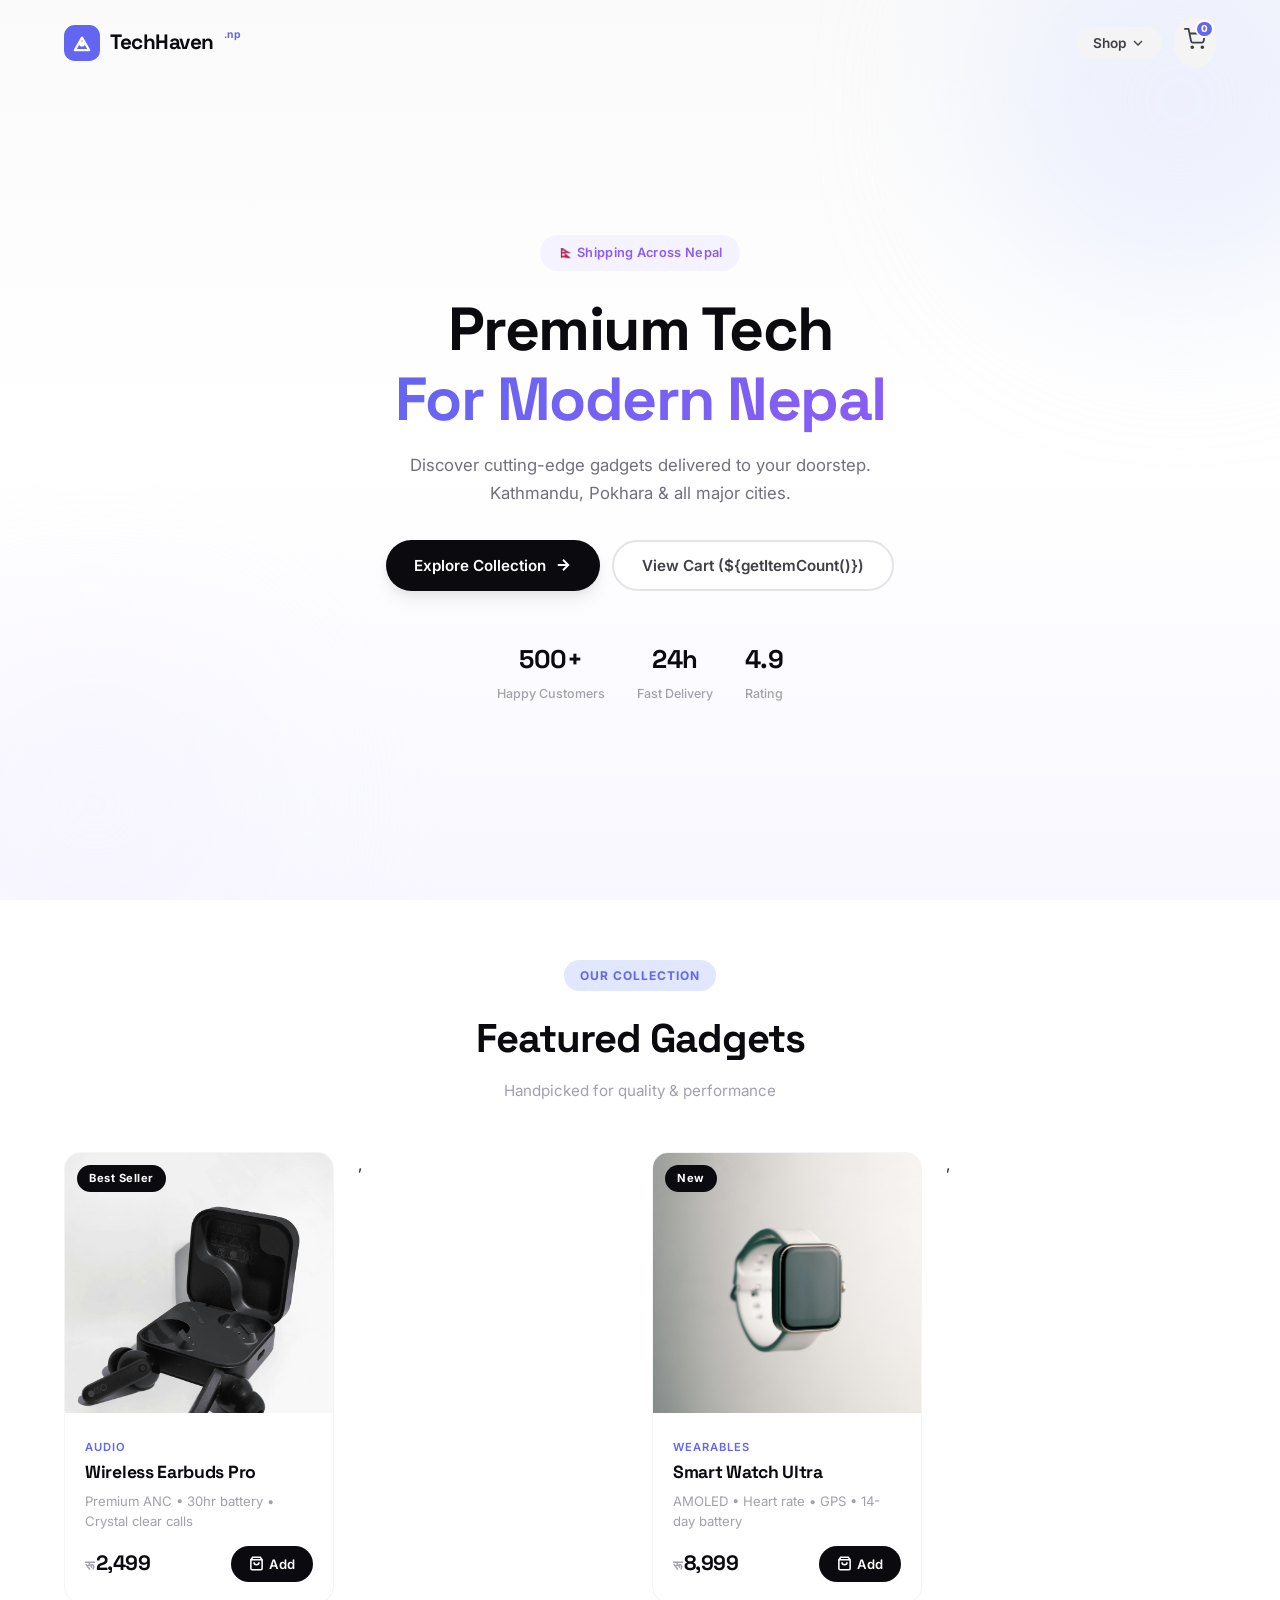
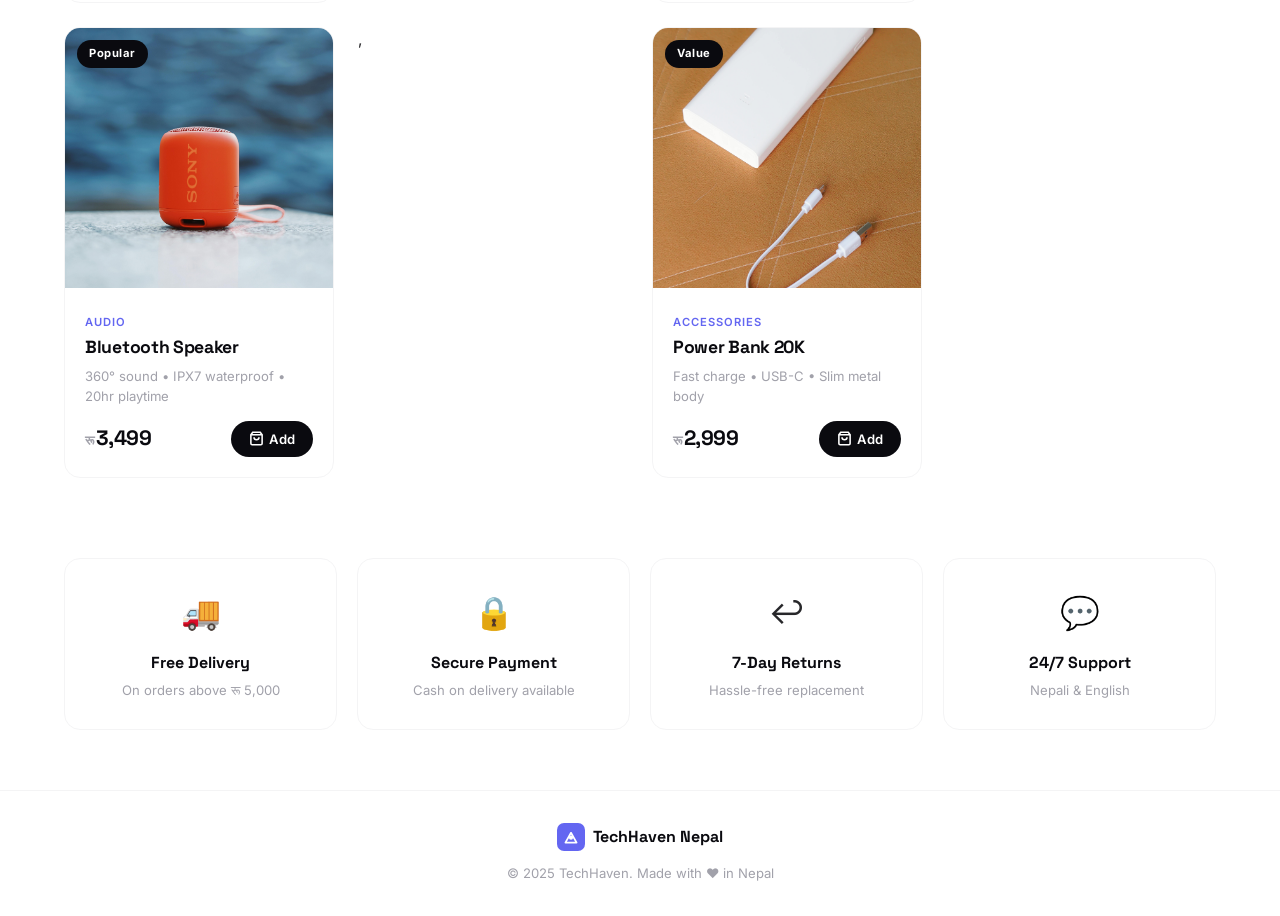
<file: index.html>
<!DOCTYPE html>
<html lang="en">
<head>
    <meta charset="UTF-8">
    <meta name="viewport" content="width=device-width, initial-scale=1.0">
    <title>TechHaven Nepal | Premium Gadgets</title>
    <link rel="preconnect" href="https://fonts.googleapis.com">
    <link rel="preconnect" href="https://fonts.gstatic.com" crossorigin>
    <link href="https://fonts.googleapis.com/css2?family=Inter:wght@300;400;500;600;700;800;900&family=Space+Grotesk:wght@400;500;600;700&display=swap" rel="stylesheet">
    <link rel="stylesheet" href="css/style.css">
</head>
<body>

    <!-- Floating Particles Background -->
    <div class="bg-particles">
        <div class="particle"></div>
        <div class="particle"></div>
        <div class="particle"></div>
        <div class="particle"></div>
        <div class="particle"></div>
        <div class="particle"></div>
    </div>

    <!-- ========== NAVIGATION BAR ========== -->
    <nav class="navbar" id="navbar">
        <div class="nav-container">
            <a href="index.html" class="logo">
                <div class="logo-icon-wrapper">
                    <svg class="logo-svg" viewBox="0 0 40 40" fill="none">
                        <rect width="40" height="40" rx="12" fill="url(#logoGrad)"/>
                        <path d="M12 28L20 14L28 28H12Z" stroke="white" stroke-width="2.5" fill="none" stroke-linejoin="round"/>
                        <circle cx="20" cy="21" r="3" fill="white"/>
                        <defs>
                            <linearGradient id="logoGrad" x1="0" y1="0" x2="40" y2="40">
                                <stop offset="0%" stop-color="#6366f1"/>
                                <stop offset="100%" stop-color="#8b5cf6"/>
                            </linearGradient>
                        </defs>
                    </svg>
                </div>
                <span class="logo-text">TechHaven</span>
                <span class="logo-domain">.np</span>
            </a>
            
            <div class="nav-actions">
                <button class="btn-nav-store" onclick="scrollToProducts()">
                    Shop
                    <svg width="16" height="16" viewBox="0 0 24 24" fill="none" stroke="currentColor" stroke-width="2"><path d="M6 9l6 6 6-6"/></svg>
                </button>
                <div class="cart-icon" id="cartIcon" onclick="toggleCart()">
                    <svg width="22" height="22" viewBox="0 0 24 24" fill="none" stroke="currentColor" stroke-width="2" stroke-linecap="round" stroke-linejoin="round">
                        <circle cx="9" cy="21" r="1"></circle>
                        <circle cx="20" cy="21" r="1"></circle>
                        <path d="M1 1h4l2.68 13.39a2 2 0 0 0 2 1.61h9.72a2 2 0 0 0 2-1.61L23 6H6"></path>
                    </svg>
                    <span class="cart-count" id="cartCount">0</span>
                    <span class="cart-glow"></span>
                </div>
            </div>
        </div>
    </nav>

    <!-- ========== MAIN CONTENT ========== -->
    <main class="main-content">
        
        <!-- Hero Section -->
        <section class="hero">
            <div class="hero-bg-orb orb-1"></div>
            <div class="hero-bg-orb orb-2"></div>
            <div class="hero-content">
                <span class="hero-badge">🇳🇵 Shipping Across Nepal</span>
                <h1 class="hero-title">
                    Premium Tech
                    <span class="hero-highlight">For Modern Nepal</span>
                </h1>
                <p class="hero-subtitle">
                    Discover cutting-edge gadgets delivered to your doorstep. 
                    Kathmandu, Pokhara & all major cities.
                </p>
                <div class="hero-cta">
                    <button class="btn-hero-primary" onclick="scrollToProducts()">
                        Explore Collection
                        <svg width="18" height="18" viewBox="0 0 24 24" fill="none" stroke="currentColor" stroke-width="2.5"><path d="M5 12h14M12 5l7 7-7 7"/></svg>
                    </button>
                    <button class="btn-hero-secondary" onclick="toggleCart()">
                        View Cart (${getItemCount()})
                    </button>
                </div>
                <div class="hero-stats">
                    <div class="stat">
                        <span class="stat-number">500+</span>
                        <span class="stat-label">Happy Customers</span>
                    </div>
                    <div class="stat">
                        <span class="stat-number">24h</span>
                        <span class="stat-label">Fast Delivery</span>
                    </div>
                    <div class="stat">
                        <span class="stat-number">4.9</span>
                        <span class="stat-label">Rating</span>
                    </div>
                </div>
            </div>
        </section>

        <!-- Product Section -->
        <section class="products-section" id="products">
            <div class="section-header">
                <span class="section-badge">Our Collection</span>
                <h2 class="section-title">Featured Gadgets</h2>
                <p class="section-desc">Handpicked for quality & performance</p>
            </div>
            <div class="products-grid" id="productsGrid">
                <!-- Products rendered by JavaScript -->
            </div>
        </section>

        <!-- Features Section -->
        <section class="features-section">
            <div class="feature-card">
                <div class="feature-icon">🚚</div>
                <h3>Free Delivery</h3>
                <p>On orders above रू 5,000</p>
            </div>
            <div class="feature-card">
                <div class="feature-icon">🔒</div>
                <h3>Secure Payment</h3>
                <p>Cash on delivery available</p>
            </div>
            <div class="feature-card">
                <div class="feature-icon">↩️</div>
                <h3>7-Day Returns</h3>
                <p>Hassle-free replacement</p>
            </div>
            <div class="feature-card">
                <div class="feature-icon">💬</div>
                <h3>24/7 Support</h3>
                <p>Nepali & English</p>
            </div>
        </section>
    </main>

    <!-- ========== CART SIDEBAR OVERLAY ========== -->
    <div class="cart-overlay" id="cartOverlay" onclick="toggleCart()"></div>

    <!-- ========== CART SIDEBAR ========== -->
    <aside class="cart-sidebar" id="cartSidebar">
        <div class="cart-header">
            <div class="cart-header-left">
                <span class="cart-header-icon">🛒</span>
                <h3>Your Cart</h3>
                <span class="cart-header-count" id="cartHeaderCount">0 items</span>
            </div>
            <button class="cart-close" onclick="toggleCart()">
                <svg width="20" height="20" viewBox="0 0 24 24" fill="none" stroke="currentColor" stroke-width="2.5"><path d="M18 6L6 18M6 6l12 12"/></svg>
            </button>
        </div>

        <div class="cart-items" id="cartItems">
            <!-- Cart items rendered by JavaScript -->
        </div>

        <div class="cart-empty" id="cartEmpty">
            <div class="cart-empty-icon">🛒</div>
            <p>Your cart is empty</p>
            <span>Add some gadgets to get started!</span>
            <button class="btn-empty-shop" onclick="toggleCart(); scrollToProducts();">Browse Products</button>
        </div>

        <div class="cart-footer" id="cartFooter">
            <div class="cart-promo">
                <svg width="16" height="16" viewBox="0 0 24 24" fill="none" stroke="currentColor" stroke-width="2"><path d="M20.59 13.41l-7.17 7.17a2 2 0 01-2.83 0L2 12V2h10l8.59 8.59a2 2 0 010 2.82z"/><line x1="7" y1="7" x2="7.01" y2="7"/></svg>
                <span>Free delivery on orders above रू 5,000</span>
            </div>
            <div class="cart-total">
                <span>Total</span>
                <span class="total-price" id="cartTotal">रू 0</span>
            </div>
            <button class="btn-checkout" onclick="goToCheckout()">
                Proceed to Checkout
                <svg width="18" height="18" viewBox="0 0 24 24" fill="none" stroke="currentColor" stroke-width="2.5"><path d="M5 12h14M12 5l7 7-7 7"/></svg>
            </button>
        </div>
    </aside>

    <!-- ========== TOAST NOTIFICATION ========== -->
    <div class="toast" id="toast">
        <span class="toast-icon">✓</span>
        <span class="toast-msg" id="toastMsg">Added to cart!</span>
    </div>

    <!-- ========== FOOTER ========== -->
    <footer class="footer">
        <div class="footer-content">
            <div class="footer-brand">
                <div class="logo-icon-wrapper small">
                    <svg class="logo-svg" viewBox="0 0 40 40" fill="none">
                        <rect width="40" height="40" rx="10" fill="url(#logoGrad)"/>
                        <path d="M12 28L20 14L28 28H12Z" stroke="white" stroke-width="2.5" fill="none" stroke-linejoin="round"/>
                        <circle cx="20" cy="21" r="3" fill="white"/>
                    </svg>
                </div>
                <span>TechHaven Nepal</span>
            </div>
            <p class="footer-copy">&copy; 2025 TechHaven. Made with ❤️ in Nepal</p>
        </div>
    </footer>

    <script src="js/script.js"></script>
</body>
</html>
</file>
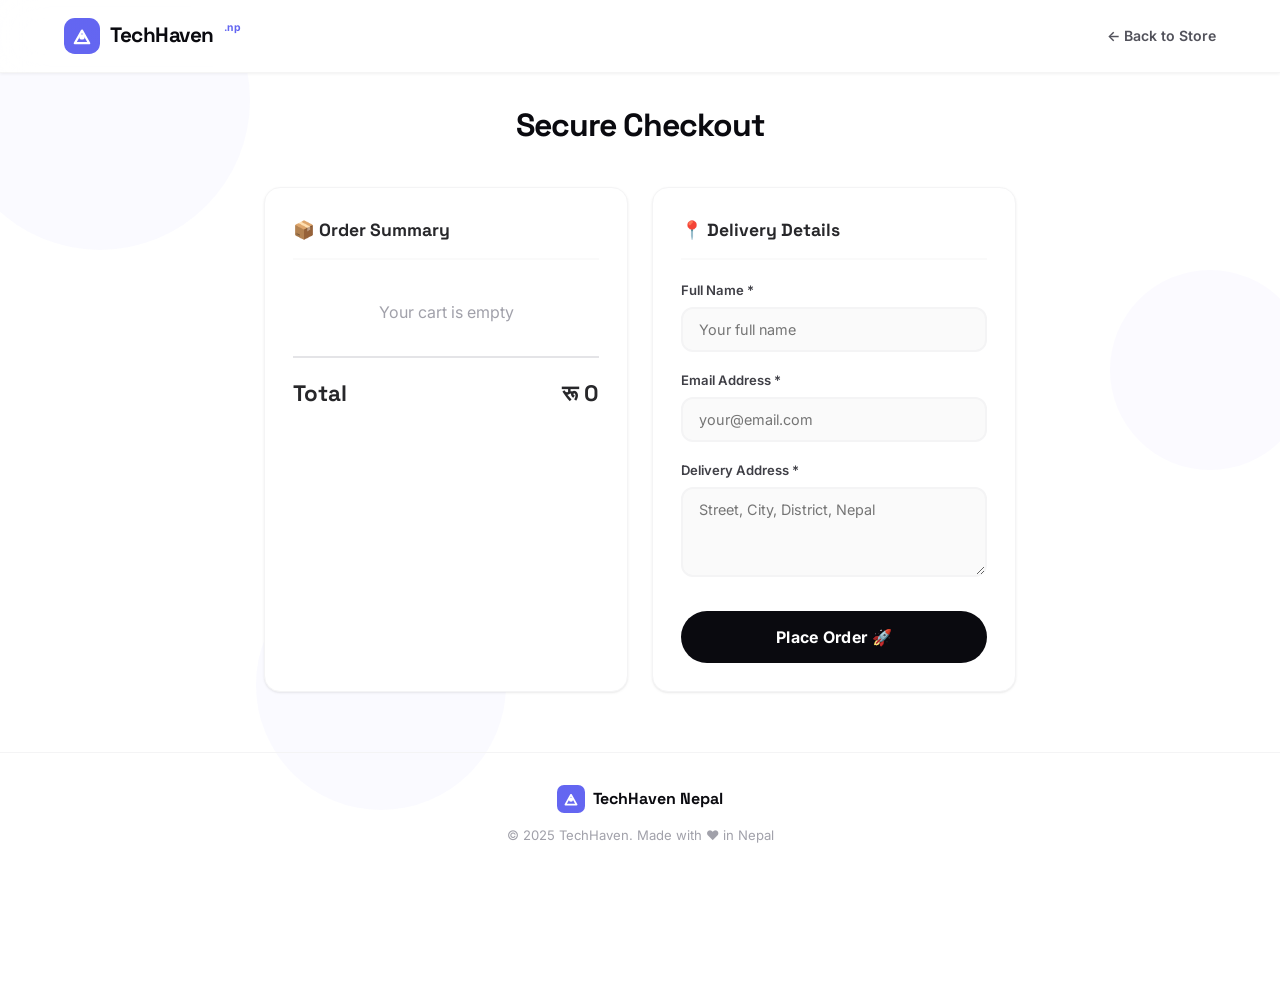
<file: checkout.html>
<!DOCTYPE html>
<html lang="en">
<head>
    <meta charset="UTF-8">
    <meta name="viewport" content="width=device-width, initial-scale=1.0">
    <title>Checkout - TechHaven Nepal</title>
    <link href="https://fonts.googleapis.com/css2?family=Inter:wght@300;400;500;600;700;800;900&family=Space+Grotesk:wght@400;500;600;700&display=swap" rel="stylesheet">
    <link rel="stylesheet" href="css/style.css">
</head>
<body>

    <div class="bg-particles">
        <div class="particle"></div>
        <div class="particle"></div>
        <div class="particle"></div>
    </div>

    <!-- Navbar -->
    <nav class="navbar scrolled">
        <div class="nav-container">
            <a href="index.html" class="logo">
                <div class="logo-icon-wrapper">
                    <svg class="logo-svg" viewBox="0 0 40 40" fill="none">
                        <rect width="40" height="40" rx="12" fill="url(#logoGrad)"/>
                        <path d="M12 28L20 14L28 28H12Z" stroke="white" stroke-width="2.5" fill="none" stroke-linejoin="round"/>
                        <circle cx="20" cy="21" r="3" fill="white"/>
                        <defs><linearGradient id="logoGrad" x1="0" y1="0" x2="40" y2="40"><stop offset="0%" stop-color="#6366f1"/><stop offset="100%" stop-color="#8b5cf6"/></linearGradient></defs>
                    </svg>
                </div>
                <span class="logo-text">TechHaven</span>
                <span class="logo-domain">.np</span>
            </a>
            <a href="index.html" style="text-decoration:none;font-weight:600;color:var(--gray-600);font-size:0.88rem;">
                ← Back to Store
            </a>
        </div>
    </nav>

    <!-- Checkout -->
    <main class="checkout-container">
        <h1>Secure Checkout</h1>
        <div class="checkout-grid">
            <!-- Order Summary -->
            <div class="checkout-card">
                <h2>📦 Order Summary</h2>
                <div id="orderSummary"></div>
                <div class="summary-total">
                    <span>Total</span>
                    <span id="checkoutTotal">रू 0</span>
                </div>
            </div>

            <!-- Form -->
            <div class="checkout-card">
                <h2>📍 Delivery Details</h2>
                <form id="checkoutForm" onsubmit="event.preventDefault(); placeOrder();">
                    <div class="form-group">
                        <label for="custName">Full Name *</label>
                        <input type="text" id="custName" placeholder="Your full name">
                        <span class="error-msg">Please enter your full name</span>
                    </div>
                    <div class="form-group">
                        <label for="custEmail">Email Address *</label>
                        <input type="email" id="custEmail" placeholder="your@email.com">
                        <span class="error-msg">Please enter a valid email</span>
                    </div>
                    <div class="form-group">
                        <label for="custAddress">Delivery Address *</label>
                        <textarea id="custAddress" placeholder="Street, City, District, Nepal"></textarea>
                        <span class="error-msg">Please enter your delivery address</span>
                    </div>
                    <button type="submit" class="btn-place-order">Place Order 🚀</button>
                </form>
            </div>
        </div>
    </main>

    <!-- Confirmation Modal -->
    <div class="confirmation-overlay" id="confirmation">
        <div class="confirmation-modal">
            <div class="check-icon">✓</div>
            <h2>Order Placed!</h2>
            <p>Thank you for shopping with TechHaven Nepal. We'll deliver your gadgets within 3-5 business days.</p>
            <button class="btn-back-home" onclick="goHome()">Continue Shopping</button>
        </div>
    </div>

    <!-- Toast -->
    <div class="toast" id="toast">
        <span class="toast-icon">✓</span>
        <span class="toast-msg" id="toastMsg">Added to cart!</span>
    </div>

    <!-- Footer -->
    <footer class="footer">
        <div class="footer-content">
            <div class="footer-brand">
                <div class="logo-icon-wrapper small">
                    <svg class="logo-svg" viewBox="0 0 40 40" fill="none">
                        <rect width="40" height="40" rx="10" fill="url(#logoGrad)"/>
                        <path d="M12 28L20 14L28 28H12Z" stroke="white" stroke-width="2.5" fill="none" stroke-linejoin="round"/>
                        <circle cx="20" cy="21" r="3" fill="white"/>
                    </svg>
                </div>
                <span>TechHaven Nepal</span>
            </div>
            <p class="footer-copy">&copy; 2025 TechHaven. Made with ❤️ in Nepal</p>
        </div>
    </footer>

    <script src="js/script.js"></script>
</body>
</html>
</file>
<file: css/style.css>
/* ==========================================
   TECHHAVEN NEPAL - PREMIUM STYLESHEET
   Stunning, Modern, Conversion-Focused
   ========================================== */

/* ----- Google Fonts ----- */
@import url('https://fonts.googleapis.com/css2?family=Inter:wght@300;400;500;600;700;800;900&family=Space+Grotesk:wght@400;500;600;700&display=swap');

/* ----- CSS Variables ----- */
:root {
    --primary: #6366f1;
    --primary-dark: #4f46e5;
    --primary-light: #e0e7ff;
    --primary-glow: rgba(99, 102, 241, 0.3);
    --accent: #8b5cf6;
    --accent-light: #f5f3ff;
    --black: #0a0a0f;
    --black-soft: #1a1a2e;
    --white: #ffffff;
    --gray-50: #fafafa;
    --gray-100: #f4f4f5;
    --gray-200: #e4e4e7;
    --gray-300: #d4d4d8;
    --gray-400: #a1a1aa;
    --gray-500: #71717a;
    --gray-600: #52525b;
    --gray-700: #3f3f46;
    --gray-800: #27272a;
    --success: #10b981;
    --success-light: #d1fae5;
    --danger: #ef4444;
    --danger-light: #fee2e2;
    --warning: #f59e0b;
    
    --font-heading: 'Space Grotesk', 'Inter', sans-serif;
    --font-body: 'Inter', -apple-system, BlinkMacSystemFont, sans-serif;
    
    --radius-sm: 8px;
    --radius: 12px;
    --radius-lg: 16px;
    --radius-xl: 24px;
    --radius-full: 9999px;
    
    --shadow-sm: 0 1px 2px rgba(0,0,0,0.04);
    --shadow: 0 1px 3px rgba(0,0,0,0.06), 0 1px 2px rgba(0,0,0,0.04);
    --shadow-md: 0 4px 6px rgba(0,0,0,0.05), 0 2px 4px rgba(0,0,0,0.04);
    --shadow-lg: 0 10px 15px rgba(0,0,0,0.06), 0 4px 6px rgba(0,0,0,0.04);
    --shadow-xl: 0 20px 25px rgba(0,0,0,0.08), 0 8px 10px rgba(0,0,0,0.04);
    --shadow-2xl: 0 25px 50px rgba(0,0,0,0.12);
    --shadow-glow: 0 0 40px var(--primary-glow);
    
    --transition-fast: all 0.15s cubic-bezier(0.4, 0, 0.2, 1);
    --transition: all 0.3s cubic-bezier(0.4, 0, 0.2, 1);
    --transition-smooth: all 0.5s cubic-bezier(0.4, 0, 0.2, 1);
}

/* ----- Reset & Base ----- */
*, *::before, *::after {
    margin: 0;
    padding: 0;
    box-sizing: border-box;
}

html {
    scroll-behavior: smooth;
    scroll-padding-top: 80px;
}

body {
    font-family: var(--font-body);
    background: var(--white);
    color: var(--gray-800);
    line-height: 1.6;
    -webkit-font-smoothing: antialiased;
    -moz-osx-font-smoothing: grayscale;
    overflow-x: hidden;
    min-height: 100vh;
}

/* ----- Background Particles ----- */
.bg-particles {
    position: fixed;
    top: 0;
    left: 0;
    width: 100%;
    height: 100%;
    pointer-events: none;
    z-index: 0;
    overflow: hidden;
}

.particle {
    position: absolute;
    border-radius: 50%;
    background: var(--primary);
    opacity: 0.03;
    animation: floatParticle 20s infinite ease-in-out;
}

.particle:nth-child(1) { width: 300px; height: 300px; top: -50px; left: -50px; animation-delay: 0s; }
.particle:nth-child(2) { width: 200px; height: 200px; top: 30%; right: -30px; animation-delay: -5s; background: var(--accent); }
.particle:nth-child(3) { width: 250px; height: 250px; bottom: 10%; left: 20%; animation-delay: -10s; }
.particle:nth-child(4) { width: 180px; height: 180px; top: 50%; left: 60%; animation-delay: -15s; background: var(--accent); }
.particle:nth-child(5) { width: 150px; height: 150px; bottom: 20%; right: 15%; animation-delay: -7s; }
.particle:nth-child(6) { width: 220px; height: 220px; top: 15%; left: 40%; animation-delay: -12s; background: var(--primary-light); opacity: 0.05; }

@keyframes floatParticle {
    0%, 100% { transform: translate(0, 0) scale(1); }
    25% { transform: translate(30px, -30px) scale(1.1); }
    50% { transform: translate(-20px, 20px) scale(0.9); }
    75% { transform: translate(-30px, -20px) scale(1.05); }
}

/* ==========================================
   NAVIGATION BAR
   ========================================== */
.navbar {
    position: fixed;
    top: 0;
    left: 0;
    width: 100%;
    z-index: 1000;
    transition: var(--transition-smooth);
    padding: 8px 0;
}

.navbar.scrolled {
    background: rgba(255, 255, 255, 0.85);
    backdrop-filter: blur(20px);
    -webkit-backdrop-filter: blur(20px);
    box-shadow: 0 1px 3px rgba(0,0,0,0.06);
    border-bottom: 1px solid rgba(0,0,0,0.04);
}

.nav-container {
    max-width: 1200px;
    margin: 0 auto;
    padding: 10px 24px;
    display: flex;
    justify-content: space-between;
    align-items: center;
}

.logo {
    text-decoration: none;
    display: flex;
    align-items: center;
    gap: 10px;
    z-index: 10;
}

.logo-icon-wrapper {
    width: 36px;
    height: 36px;
    flex-shrink: 0;
}

.logo-icon-wrapper.small {
    width: 28px;
    height: 28px;
}

.logo-svg {
    width: 100%;
    height: 100%;
    display: block;
}

.logo-text {
    font-family: var(--font-heading);
    font-size: 1.3rem;
    font-weight: 700;
    color: var(--black);
    letter-spacing: -0.5px;
}

.logo-domain {
    font-size: 0.65rem;
    font-weight: 700;
    color: var(--primary);
    align-self: flex-start;
    margin-top: 2px;
    letter-spacing: 0.5px;
}

.nav-actions {
    display: flex;
    align-items: center;
    gap: 12px;
}

.btn-nav-store {
    display: flex;
    align-items: center;
    gap: 4px;
    padding: 8px 16px;
    background: var(--gray-100);
    border: none;
    border-radius: var(--radius-full);
    font-family: var(--font-body);
    font-size: 0.85rem;
    font-weight: 600;
    color: var(--gray-700);
    cursor: pointer;
    transition: var(--transition-fast);
}

.btn-nav-store:hover {
    background: var(--gray-200);
    color: var(--black);
}

/* Cart Icon */
.cart-icon {
    position: relative;
    cursor: pointer;
    padding: 10px;
    border-radius: 50%;
    transition: var(--transition-fast);
    color: var(--gray-700);
    background: var(--gray-100);
}

.cart-icon:hover {
    background: var(--black);
    color: var(--white);
}

.cart-icon:hover .cart-glow {
    opacity: 1;
}

.cart-glow {
    position: absolute;
    inset: -4px;
    border-radius: 50%;
    background: var(--primary-glow);
    opacity: 0;
    transition: opacity 0.3s ease;
    z-index: -1;
}

.cart-count {
    position: absolute;
    top: 2px;
    right: 2px;
    background: var(--primary);
    color: var(--white);
    font-size: 0.6rem;
    font-weight: 800;
    min-width: 18px;
    height: 18px;
    border-radius: var(--radius-full);
    display: flex;
    align-items: center;
    justify-content: center;
    padding: 0 4px;
    border: 2px solid var(--white);
    transition: transform 0.3s cubic-bezier(0.175, 0.885, 0.32, 1.275);
}

.cart-count.bump {
    transform: scale(1.5);
    background: var(--accent);
}

/* ==========================================
   HERO SECTION
   ========================================== */
.hero {
    position: relative;
    min-height: 100vh;
    display: flex;
    align-items: center;
    justify-content: center;
    padding: 100px 24px 60px;
    overflow: hidden;
    background: linear-gradient(180deg, #fafafa 0%, #ffffff 50%, #f8f7ff 100%);
}

.hero-bg-orb {
    position: absolute;
    border-radius: 50%;
    filter: blur(80px);
    opacity: 0.5;
    animation: orbFloat 8s ease-in-out infinite;
}

.orb-1 {
    width: 400px;
    height: 400px;
    background: var(--primary-light);
    top: -100px;
    right: -100px;
    animation-delay: 0s;
}

.orb-2 {
    width: 350px;
    height: 350px;
    background: var(--accent-light);
    bottom: -80px;
    left: -80px;
    animation-delay: -4s;
}

@keyframes orbFloat {
    0%, 100% { transform: translate(0, 0) scale(1); }
    50% { transform: translate(20px, -20px) scale(1.1); }
}

.hero-content {
    position: relative;
    z-index: 1;
    text-align: center;
    max-width: 650px;
}

.hero-badge {
    display: inline-block;
    padding: 8px 18px;
    background: var(--accent-light);
    color: var(--accent);
    border-radius: var(--radius-full);
    font-size: 0.8rem;
    font-weight: 600;
    margin-bottom: 24px;
    letter-spacing: 0.3px;
}

.hero-title {
    font-family: var(--font-heading);
    font-size: clamp(2.2rem, 6vw, 3.8rem);
    font-weight: 800;
    line-height: 1.15;
    letter-spacing: -1.5px;
    color: var(--black);
    margin-bottom: 16px;
}

.hero-highlight {
    display: block;
    background: linear-gradient(135deg, var(--primary) 0%, var(--accent) 100%);
    -webkit-background-clip: text;
    -webkit-text-fill-color: transparent;
    background-clip: text;
}

.hero-subtitle {
    font-size: 1.05rem;
    color: var(--gray-500);
    line-height: 1.7;
    margin-bottom: 32px;
    max-width: 480px;
    margin-left: auto;
    margin-right: auto;
}

.hero-cta {
    display: flex;
    gap: 12px;
    justify-content: center;
    flex-wrap: wrap;
    margin-bottom: 48px;
}

.btn-hero-primary {
    display: flex;
    align-items: center;
    gap: 8px;
    padding: 14px 28px;
    background: var(--black);
    color: var(--white);
    border: none;
    border-radius: var(--radius-full);
    font-family: var(--font-body);
    font-size: 0.95rem;
    font-weight: 600;
    cursor: pointer;
    transition: var(--transition);
    box-shadow: var(--shadow-lg);
}

.btn-hero-primary:hover {
    transform: translateY(-2px);
    box-shadow: var(--shadow-2xl);
    background: var(--gray-800);
}

.btn-hero-secondary {
    display: flex;
    align-items: center;
    gap: 8px;
    padding: 14px 28px;
    background: var(--white);
    color: var(--gray-700);
    border: 2px solid var(--gray-200);
    border-radius: var(--radius-full);
    font-family: var(--font-body);
    font-size: 0.95rem;
    font-weight: 600;
    cursor: pointer;
    transition: var(--transition);
}

.btn-hero-secondary:hover {
    border-color: var(--gray-300);
    background: var(--gray-50);
}

.hero-stats {
    display: flex;
    gap: 32px;
    justify-content: center;
    flex-wrap: wrap;
}

.stat {
    text-align: center;
}

.stat-number {
    display: block;
    font-family: var(--font-heading);
    font-size: 1.6rem;
    font-weight: 800;
    color: var(--black);
    letter-spacing: -0.5px;
}

.stat-label {
    font-size: 0.78rem;
    color: var(--gray-400);
    font-weight: 500;
}

/* ==========================================
   PRODUCTS SECTION
   ========================================== */
.products-section {
    max-width: 1200px;
    margin: 0 auto;
    padding: 60px 24px 40px;
    position: relative;
    z-index: 1;
}

.section-header {
    text-align: center;
    margin-bottom: 48px;
}

.section-badge {
    display: inline-block;
    padding: 6px 16px;
    background: var(--primary-light);
    color: var(--primary);
    border-radius: var(--radius-full);
    font-size: 0.75rem;
    font-weight: 700;
    text-transform: uppercase;
    letter-spacing: 1px;
    margin-bottom: 16px;
}

.section-title {
    font-family: var(--font-heading);
    font-size: clamp(1.8rem, 4vw, 2.5rem);
    font-weight: 800;
    letter-spacing: -1px;
    color: var(--black);
    margin-bottom: 8px;
}

.section-desc {
    font-size: 0.95rem;
    color: var(--gray-400);
}

/* Product Grid */
.products-grid {
    display: grid;
    grid-template-columns: repeat(auto-fill, minmax(260px, 1fr));
    gap: 24px;
}

/* Product Card */
.product-card {
    background: var(--white);
    border-radius: var(--radius-lg);
    overflow: hidden;
    border: 1px solid var(--gray-100);
    transition: var(--transition-smooth);
    cursor: pointer;
    position: relative;
    group: true;
}

.product-card:hover {
    transform: translateY(-6px);
    box-shadow: var(--shadow-2xl);
    border-color: transparent;
}

.product-card::before {
    content: '';
    position: absolute;
    inset: 0;
    border-radius: var(--radius-lg);
    background: linear-gradient(180deg, transparent 60%, rgba(99,102,241,0.03) 100%);
    opacity: 0;
    transition: opacity 0.3s ease;
    z-index: 1;
    pointer-events: none;
}

.product-card:hover::before {
    opacity: 1;
}

.product-image-wrapper {
    position: relative;
    width: 100%;
    height: 260px;
    background: var(--gray-50);
    overflow: hidden;
}

.product-image {
    width: 100%;
    height: 100%;
    object-fit: cover;
    transition: transform 0.6s cubic-bezier(0.4, 0, 0.2, 1);
}

.product-card:hover .product-image {
    transform: scale(1.08);
}

.product-badge {
    position: absolute;
    top: 12px;
    left: 12px;
    padding: 5px 12px;
    background: var(--black);
    color: var(--white);
    border-radius: var(--radius-full);
    font-size: 0.7rem;
    font-weight: 700;
    z-index: 2;
    letter-spacing: 0.5px;
}

.product-info {
    padding: 20px;
    position: relative;
    z-index: 2;
}

.product-category {
    font-size: 0.7rem;
    font-weight: 600;
    color: var(--primary);
    text-transform: uppercase;
    letter-spacing: 1px;
    margin-bottom: 6px;
}

.product-name {
    font-family: var(--font-heading);
    font-size: 1.1rem;
    font-weight: 700;
    color: var(--black);
    margin-bottom: 6px;
    letter-spacing: -0.3px;
}

.product-desc {
    font-size: 0.82rem;
    color: var(--gray-400);
    line-height: 1.5;
    margin-bottom: 14px;
    display: -webkit-box;
    -webkit-line-clamp: 2;
    -webkit-box-orient: vertical;
    overflow: hidden;
}

.product-bottom {
    display: flex;
    justify-content: space-between;
    align-items: center;
}

.product-price {
    font-family: var(--font-heading);
    font-size: 1.3rem;
    font-weight: 800;
    color: var(--black);
    letter-spacing: -0.5px;
}

.product-price .currency {
    font-size: 0.8rem;
    font-weight: 600;
    color: var(--gray-400);
    margin-right: 2px;
}

/* Add to Cart Button */
.btn-add-cart {
    padding: 10px 18px;
    background: var(--black);
    color: var(--white);
    border: none;
    border-radius: var(--radius-full);
    font-family: var(--font-body);
    font-size: 0.82rem;
    font-weight: 600;
    cursor: pointer;
    transition: var(--transition-fast);
    white-space: nowrap;
    display: flex;
    align-items: center;
    gap: 5px;
}

.btn-add-cart:hover {
    background: var(--primary);
    box-shadow: var(--shadow-glow);
}

.btn-add-cart:active {
    transform: scale(0.95);
}

.btn-add-cart.added {
    background: var(--success);
    animation: successPulse 0.8s ease;
}

@keyframes successPulse {
    0% { box-shadow: 0 0 0 0 rgba(16, 185, 129, 0.5); }
    50% { box-shadow: 0 0 0 16px rgba(16, 185, 129, 0); }
    100% { box-shadow: 0 0 0 0 rgba(16, 185, 129, 0); }
}

/* ==========================================
   FEATURES SECTION
   ========================================== */
.features-section {
    max-width: 1200px;
    margin: 40px auto 60px;
    padding: 0 24px;
    display: grid;
    grid-template-columns: repeat(auto-fit, minmax(200px, 1fr));
    gap: 20px;
    position: relative;
    z-index: 1;
}

.feature-card {
    text-align: center;
    padding: 28px 20px;
    background: var(--white);
    border-radius: var(--radius-lg);
    border: 1px solid var(--gray-100);
    transition: var(--transition);
}

.feature-card:hover {
    box-shadow: var(--shadow-lg);
    border-color: transparent;
}

.feature-icon {
    font-size: 2rem;
    margin-bottom: 12px;
}

.feature-card h3 {
    font-family: var(--font-heading);
    font-size: 1rem;
    font-weight: 700;
    color: var(--black);
    margin-bottom: 4px;
}

.feature-card p {
    font-size: 0.82rem;
    color: var(--gray-400);
}

/* ==========================================
   CART SIDEBAR
   ========================================== */
.cart-overlay {
    position: fixed;
    top: 0;
    left: 0;
    width: 100%;
    height: 100%;
    background: rgba(0, 0, 0, 0.5);
    backdrop-filter: blur(4px);
    -webkit-backdrop-filter: blur(4px);
    z-index: 2000;
    opacity: 0;
    visibility: hidden;
    transition: all 0.4s ease;
}

.cart-overlay.active {
    opacity: 1;
    visibility: visible;
}

.cart-sidebar {
    position: fixed;
    top: 0;
    right: -100%;
    width: 100%;
    max-width: 420px;
    height: 100%;
    height: 100dvh;
    background: var(--white);
    z-index: 3000;
    display: flex;
    flex-direction: column;
    transition: right 0.45s cubic-bezier(0.22, 0.61, 0.36, 1);
    box-shadow: var(--shadow-2xl);
    border-left: 1px solid var(--gray-100);
}

.cart-sidebar.active {
    right: 0;
}

.cart-header {
    display: flex;
    justify-content: space-between;
    align-items: center;
    padding: 20px 24px;
    border-bottom: 1px solid var(--gray-100);
    background: var(--white);
    position: sticky;
    top: 0;
    z-index: 10;
}

.cart-header-left {
    display: flex;
    align-items: center;
    gap: 10px;
}

.cart-header-icon {
    font-size: 1.3rem;
}

.cart-header h3 {
    font-family: var(--font-heading);
    font-size: 1.1rem;
    font-weight: 700;
    color: var(--black);
}

.cart-header-count {
    font-size: 0.78rem;
    color: var(--gray-400);
    font-weight: 500;
}

.cart-close {
    width: 36px;
    height: 36px;
    display: flex;
    align-items: center;
    justify-content: center;
    background: var(--gray-100);
    border: none;
    border-radius: 50%;
    cursor: pointer;
    transition: var(--transition-fast);
    color: var(--gray-500);
}

.cart-close:hover {
    background: var(--gray-800);
    color: var(--white);
}
/* Cart Item */
.cart-item {
    display: flex;
    gap: 14px;
    padding: 16px 0;
    border-bottom: 1px solid var(--gray-50);
    align-items: center;
    animation: slideInRight 0.4s ease;
}

@keyframes slideInRight {
    from { opacity: 0; transform: translateX(40px); }
    to { opacity: 1; transform: translateX(0); }
}

.cart-item-img {
    width: 64px;
    height: 64px;
    border-radius: var(--radius);
    object-fit: cover;
    background: var(--gray-50);
    flex-shrink: 0;
}

.cart-item-info {
    flex: 1;
    min-width: 0;
}

.cart-item-name {
    font-family: var(--font-heading);
    font-size: 0.88rem;
    font-weight: 600;
    color: var(--black);
    white-space: nowrap;
    overflow: hidden;
    text-overflow: ellipsis;
    margin-bottom: 2px;
}

.cart-item-price {
    font-size: 0.8rem;
    color: var(--gray-400);
    font-weight: 500;
    margin-bottom: 8px;
}

.cart-item-qty {
    display: flex;
    align-items: center;
    gap: 4px;
    background: var(--gray-50);
    border-radius: var(--radius-full);
    padding: 3px;
    width: fit-content;
}

.qty-btn {
    width: 28px;
    height: 28px;
    border: none;
    background: var(--white);
    border-radius: 50%;
    cursor: pointer;
    font-size: 1rem;
    font-weight: 700;
    display: flex;
    align-items: center;
    justify-content: center;
    transition: var(--transition-fast);
    color: var(--gray-600);
    box-shadow: var(--shadow-sm);
}

.qty-btn:hover {
    background: var(--black);
    color: var(--white);
}

.qty-num {
    font-size: 0.85rem;
    font-weight: 700;
    min-width: 24px;
    text-align: center;
    color: var(--black);
}

.cart-item-remove {
    background: none;
    border: none;
    color: var(--danger);
    cursor: pointer;
    font-size: 0.75rem;
    font-weight: 600;
    padding: 4px 0;
    margin-top: 6px;
    transition: var(--transition-fast);
    display: block;
}

.cart-item-remove:hover {
    color: #b91c1c;
}

/* Cart Footer */
.cart-footer {
    padding: 20px 24px;
    border-top: 1px solid var(--gray-100);
    background: var(--white);
    position: sticky;
    bottom: 0;
}

.cart-promo {
    display: flex;
    align-items: center;
    gap: 8px;
    padding: 10px 14px;
    background: var(--success-light);
    border-radius: var(--radius);
    margin-bottom: 14px;
    font-size: 0.75rem;
    font-weight: 600;
    color: var(--success);
}

.cart-total {
    display: flex;
    justify-content: space-between;
    align-items: center;
    font-size: 1rem;
    font-weight: 600;
    color: var(--gray-600);
    margin-bottom: 16px;
}

.total-price {
    font-family: var(--font-heading);
    font-size: 1.4rem;
    font-weight: 800;
    color: var(--black);
}

.btn-checkout {
    width: 100%;
    padding: 14px;
    background: var(--black);
    color: var(--white);
    border: none;
    border-radius: var(--radius-full);
    font-family: var(--font-body);
    font-size: 0.95rem;
    font-weight: 700;
    cursor: pointer;
    transition: var(--transition);
    display: flex;
    align-items: center;
    justify-content: center;
    gap: 8px;
}

.btn-checkout:hover {
    background: var(--primary);
    box-shadow: var(--shadow-glow);
    transform: translateY(-1px);
}

.btn-checkout:active {
    transform: scale(0.98);
}
/* ==========================================
   TOAST NOTIFICATION
   ========================================== */
.toast {
    position: fixed;
    bottom: 30px;
    left: 50%;
    transform: translateX(-50%) translateY(100px);
    background: var(--black);
    color: var(--white);
    padding: 12px 24px;
    border-radius: var(--radius-full);
    font-size: 0.85rem;
    font-weight: 600;
    z-index: 5000;
    display: flex;
    align-items: center;
    gap: 8px;
    box-shadow: var(--shadow-xl);
    opacity: 0;
    transition: all 0.4s cubic-bezier(0.175, 0.885, 0.32, 1.275);
    pointer-events: none;
}

.toast.show {
    opacity: 1;
    transform: translateX(-50%) translateY(0);
}

.toast-icon {
    width: 20px;
    height: 20px;
    background: var(--success);
    border-radius: 50%;
    display: flex;
    align-items: center;
    justify-content: center;
    font-size: 0.7rem;
    font-weight: 800;
}

/* ==========================================
   CHECKOUT PAGE
   ========================================== */
.checkout-container {
    max-width: 800px;
    margin: 100px auto 60px;
    padding: 0 24px;
    position: relative;
    z-index: 1;
}

.checkout-container h1 {
    font-family: var(--font-heading);
    font-size: 2rem;
    font-weight: 800;
    text-align: center;
    margin-bottom: 36px;
    letter-spacing: -1px;
    color: var(--black);
}

.checkout-grid {
    display: grid;
    gap: 24px;
}

.checkout-card {
    background: var(--white);
    border-radius: var(--radius-lg);
    padding: 28px;
    border: 1px solid var(--gray-100);
    box-shadow: var(--shadow);
}

.checkout-card h2 {
    font-family: var(--font-heading);
    font-size: 1.1rem;
    font-weight: 700;
    margin-bottom: 20px;
    padding-bottom: 14px;
    border-bottom: 2px solid var(--gray-50);
    display: flex;
    align-items: center;
    gap: 8px;
}

.summary-item {
    display: flex;
    justify-content: space-between;
    align-items: center;
    padding: 12px 0;
    border-bottom: 1px solid var(--gray-50);
    font-size: 0.9rem;
}

.summary-item-name {
    font-weight: 600;
}

.summary-item-qty {
    color: var(--gray-400);
    font-size: 0.78rem;
    margin-left: 6px;
}

.summary-total {
    display: flex;
    justify-content: space-between;
    font-family: var(--font-heading);
    font-size: 1.4rem;
    font-weight: 800;
    padding-top: 18px;
    margin-top: 10px;
    border-top: 2px solid var(--gray-200);
}

.form-group {
    margin-bottom: 18px;
}

.form-group label {
    display: block;
    font-size: 0.82rem;
    font-weight: 600;
    margin-bottom: 6px;
    color: var(--gray-700);
}

.form-group input,
.form-group textarea {
    width: 100%;
    padding: 12px 16px;
    border: 2px solid var(--gray-100);
    border-radius: var(--radius);
    font-family: var(--font-body);
    font-size: 0.9rem;
    transition: var(--transition-fast);
    background: var(--gray-50);
    color: var(--black);
}

.form-group input:focus,
.form-group textarea:focus {
    outline: none;
    border-color: var(--primary);
    background: var(--white);
    box-shadow: 0 0 0 4px var(--primary-light);
}

.form-group textarea {
    resize: vertical;
    min-height: 90px;
}

.form-group.error input,
.form-group.error textarea {
    border-color: var(--danger);
    background: var(--danger-light);
}

.form-group .error-msg {
    color: var(--danger);
    font-size: 0.73rem;
    font-weight: 600;
    margin-top: 4px;
    display: none;
}

.form-group.error .error-msg {
    display: block;
}

.btn-place-order {
    width: 100%;
    padding: 16px;
    background: var(--black);
    color: var(--white);
    border: none;
    border-radius: var(--radius-full);
    font-family: var(--font-body);
    font-size: 1rem;
    font-weight: 700;
    cursor: pointer;
    transition: var(--transition);
    letter-spacing: 0.3px;
    margin-top: 8px;
}

.btn-place-order:hover {
    background: var(--primary);
    box-shadow: var(--shadow-glow);
    transform: translateY(-1px);
}

/* Confirmation Modal */
.confirmation-overlay {
    position: fixed;
    inset: 0;
    background: rgba(0,0,0,0.6);
    backdrop-filter: blur(8px);
    z-index: 5000;
    display: flex;
    align-items: center;
    justify-content: center;
    padding: 20px;
    opacity: 0;
    visibility: hidden;
    transition: all 0.4s ease;
}

.confirmation-overlay.active {
    opacity: 1;
    visibility: visible;
}

.confirmation-modal {
    background: var(--white);
    border-radius: var(--radius-xl);
    padding: 48px 32px;
    text-align: center;
    max-width: 440px;
    width: 100%;
    box-shadow: var(--shadow-2xl);
    animation: popBounce 0.5s cubic-bezier(0.175, 0.885, 0.32, 1.275);
}

@keyframes popBounce {
    0% { transform: scale(0.7); opacity: 0; }
    50% { transform: scale(1.03); }
    100% { transform: scale(1); opacity: 1; }
}

.confirmation-modal .check-icon {
    width: 72px;
    height: 72px;
    background: var(--success);
    border-radius: 50%;
    display: flex;
    align-items: center;
    justify-content: center;
    margin: 0 auto 24px;
    font-size: 2rem;
    color: white;
    box-shadow: 0 0 0 16px var(--success-light);
}

.confirmation-modal h2 {
    font-family: var(--font-heading);
    font-size: 1.5rem;
    font-weight: 800;
    margin-bottom: 10px;
    color: var(--black);
}

.confirmation-modal p {
    font-size: 0.9rem;
    color: var(--gray-500);
    margin-bottom: 24px;
    line-height: 1.6;
}

.btn-back-home {
    padding: 14px 36px;
    background: var(--black);
    color: var(--white);
    border: none;
    border-radius: var(--radius-full);
    font-family: var(--font-body);
    font-size: 0.9rem;
    font-weight: 700;
    cursor: pointer;
    transition: var(--transition);
}

.btn-back-home:hover {
    background: var(--primary);
    box-shadow: var(--shadow-glow);
}
/* ==========================================
   FOOTER
   ========================================== */
.footer {
    border-top: 1px solid var(--gray-100);
    padding: 32px 24px;
    text-align: center;
    position: relative;
    z-index: 1;
}

.footer-content {
    max-width: 500px;
    margin: 0 auto;
}

.footer-brand {
    display: flex;
    align-items: center;
    justify-content: center;
    gap: 8px;
    margin-bottom: 12px;
    font-family: var(--font-heading);
    font-weight: 700;
    color: var(--black);
}

.footer-copy {
    font-size: 0.82rem;
    color: var(--gray-400);
}

/* ==========================================
   RESPONSIVE
   ========================================== */
@media (min-width: 768px) {
    .products-grid {
        grid-template-columns: repeat(2, 1fr);
    }
    
    .checkout-grid {
        grid-template-columns: 1fr 1fr;
    }
}

@media (min-width: 1024px) {
    .products-grid {
        grid-template-columns: repeat(4, 1fr);
    }
}

@media (max-width: 480px) {
    .hero-title {
        font-size: 1.8rem;
    }
    
    .hero-stats {
        gap: 20px;
    }
    
    .cart-sidebar {
        max-width: 100%;
    }
    
    .products-grid {
        grid-template-columns: 1fr 1fr;
        gap: 12px;
    }
    
    .product-image-wrapper {
        height: 180px;
    }
    
    .product-info {
        padding: 14px;
    }
    
    .product-name {
        font-size: 0.9rem;
    }
    
    .product-price {
        font-size: 1rem;
    }
    
    .btn-add-cart {
        padding: 8px 14px;
        font-size: 0.75rem;
    }
}

/* Utility */
.hidden {
    display: none !important;
}

/* Selection */
::selection {
    background: var(--primary-light);
    color: var(--primary-dark);
}
</file>
